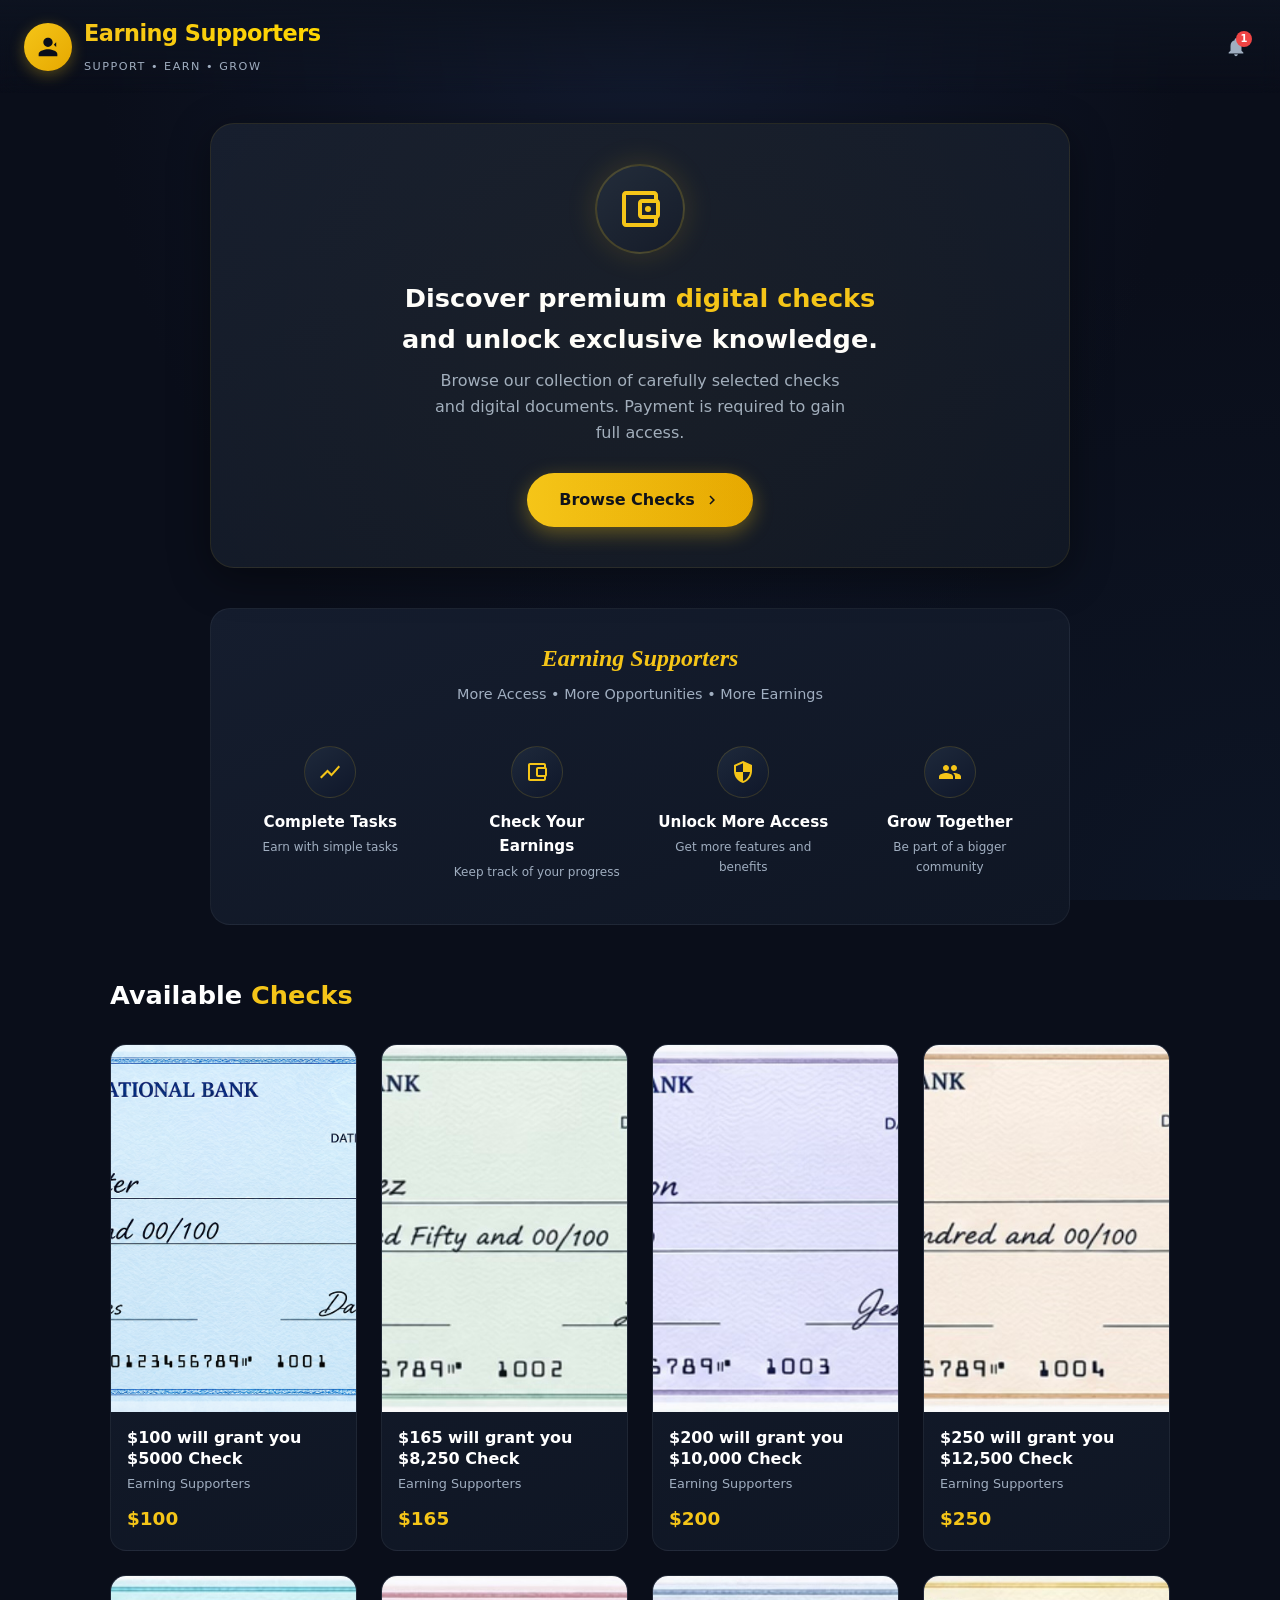
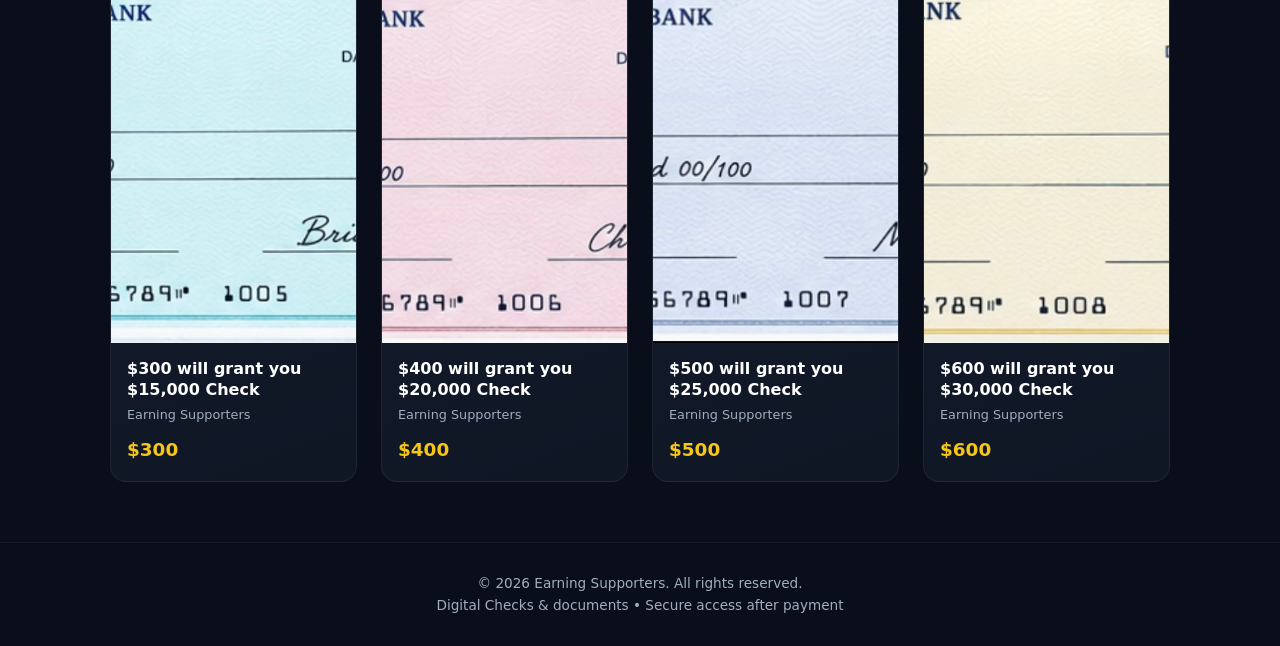
<file: book-store/index.html>
<!DOCTYPE html>
<html lang="en">
<head>
    <meta charset="UTF-8">
    <meta name="viewport" content="width=device-width, initial-scale=1.0">
    <title>Earning Supporters | Digital Checks Store</title>
    <link rel="stylesheet" href="css/style.css">
</head>
<body>

    <!-- Header -->
    <header class="header">
        <a href="index.html" class="logo">
            <div class="logo-icon">
                <svg viewBox="0 0 24 24" xmlns="http://www.w3.org/2000/svg">
                    <path d="M12 12c2.21 0 4-1.79 4-4s-1.79-4-4-4-4 1.79-4 4 1.79 4 4 4zm0 2c-2.67 0-8 1.34-8 4v2h16v-2c0-2.66-5.33-4-8-4z"/>
                    <path d="M19 8l-2 2 2 2v-4z" fill="#0a0e1a"/>
                </svg>
            </div>
            <div class="logo-text">
                <h1>Earning Supporters</h1>
                <span>Support • Earn • Grow</span>
            </div>
        </a>
        <div class="header-right">
            <div class="notification">
                <svg viewBox="0 0 24 24" fill="currentColor">
                    <path d="M12 22c1.1 0 2-.9 2-2h-4c0 1.1.9 2 2 2zm6-6v-5c0-3.07-1.63-5.64-4.5-6.32V4c0-.83-.67-1.5-1.5-1.5s-1.5.67-1.5 1.5v.68C7.64 5.36 6 7.92 6 11v5l-2 2v1h16v-1l-2-2z"/>
                </svg>
                <span class="badge">1</span>
            </div>
        </div>
    </header>

    <!-- Hero Section -->
    <section class="hero">
        <div class="hero-card">
            <div class="wallet-icon">
                <svg viewBox="0 0 24 24" xmlns="http://www.w3.org/2000/svg">
                    <path d="M21 7.28V5c0-1.1-.9-2-2-2H5c-1.11 0-2 .9-2 2v14c0 1.1.89 2 2 2h14c1.1 0 2-.9 2-2v-2.28c.59-.35 1-.98 1-1.72V9c0-.74-.41-1.37-1-1.72zM20 9v6h-7V9h7zM5 19V5h14v2h-6c-1.1 0-2 .9-2 2v6c0 1.1.9 2 2 2h6v2H5z"/>
                    <circle cx="16" cy="12" r="1.5"/>
                </svg>
            </div>
            <h2>Discover premium <span>digital checks</span><br>and unlock exclusive knowledge.</h2>
            <p>Browse our collection of carefully selected checks and digital documents. Payment is required to gain full access.</p>
            <a href="#books" class="btn btn-primary">
                Browse Checks
                <svg width="18" height="18" viewBox="0 0 24 24" fill="currentColor">
                    <path d="M8.59 16.59L13.17 12 8.59 7.41 10 6l6 6-6 6-1.41-1.41z"/>
                </svg>
            </a>
        </div>
    </section>

    <!-- Features -->
    <section class="features">
        <div class="features-card">
            <div class="features-title">
                <h3>Earning Supporters</h3>
                <p>More Access • More Opportunities • More Earnings</p>
            </div>
            <div class="features-grid">
                <div class="feature-item">
                    <div class="feature-icon">
                        <svg viewBox="0 0 24 24"><path d="M3.5 18.49l6-6.01 4 4L22 6.92l-1.41-1.41-7.09 7.97-4-4L2 16.99z"/></svg>
                    </div>
                    <h4>Complete Tasks</h4>
                    <p>Earn with simple tasks</p>
                </div>
                <div class="feature-item">
                    <div class="feature-icon">
                        <svg viewBox="0 0 24 24"><path d="M21 7.28V5c0-1.1-.9-2-2-2H5c-1.11 0-2 .9-2 2v14c0 1.1.89 2 2 2h14c1.1 0 2-.9 2-2v-2.28c.59-.35 1-.98 1-1.72V9c0-.74-.41-1.37-1-1.72zM20 9v6h-7V9h7zM5 19V5h14v2h-6c-1.1 0-2 .9-2 2v6c0 1.1.9 2 2 2h6v2H5z"/></svg>
                    </div>
                    <h4>Check Your Earnings</h4>
                    <p>Keep track of your progress</p>
                </div>
                <div class="feature-item">
                    <div class="feature-icon">
                        <svg viewBox="0 0 24 24"><path d="M12 1L3 5v6c0 5.55 3.84 10.74 9 12 5.16-1.26 9-6.45 9-12V5l-9-4zm0 10.99h7c-.53 4.12-3.28 7.79-7 8.94V12H5V6.3l7-3.11v8.8z"/></svg>
                    </div>
                    <h4>Unlock More Access</h4>
                    <p>Get more features and benefits</p>
                </div>
                <div class="feature-item">
                    <div class="feature-icon">
                        <svg viewBox="0 0 24 24"><path d="M16 11c1.66 0 2.99-1.34 2.99-3S17.66 5 16 5c-1.66 0-3 1.34-3 3s1.34 3 3 3zm-8 0c1.66 0 2.99-1.34 2.99-3S9.66 5 8 5C6.34 5 5 6.34 5 8s1.34 3 3 3zm0 2c-2.33 0-7 1.17-7 3.5V19h14v-2.5c0-2.33-4.67-3.5-7-3.5zm8 0c-.29 0-.62.02-.97.05 1.16.84 1.97 1.97 1.97 3.45V19h6v-2.5c0-2.33-4.67-3.5-7-3.5z"/></svg>
                    </div>
                    <h4>Grow Together</h4>
                    <p>Be part of a bigger community</p>
                </div>
            </div>
        </div>
    </section>

    <!-- Books Grid -->
    <section class="books-section" id="books">
        <div class="section-header">
            <h2>Available <span>Checks</span></h2>
        </div>
        <div class="books-grid" id="books-grid">
            <!-- Books will be injected by JavaScript -->
        </div>
    </section>

    <!-- Footer -->
    <footer class="footer">
        <p>© 2026 Earning Supporters. All rights reserved.</p>
        <p>Digital Checks & documents • Secure access after payment</p>
    </footer>

    <script src="js/main.js"></script>
</body>
</html>
</file>
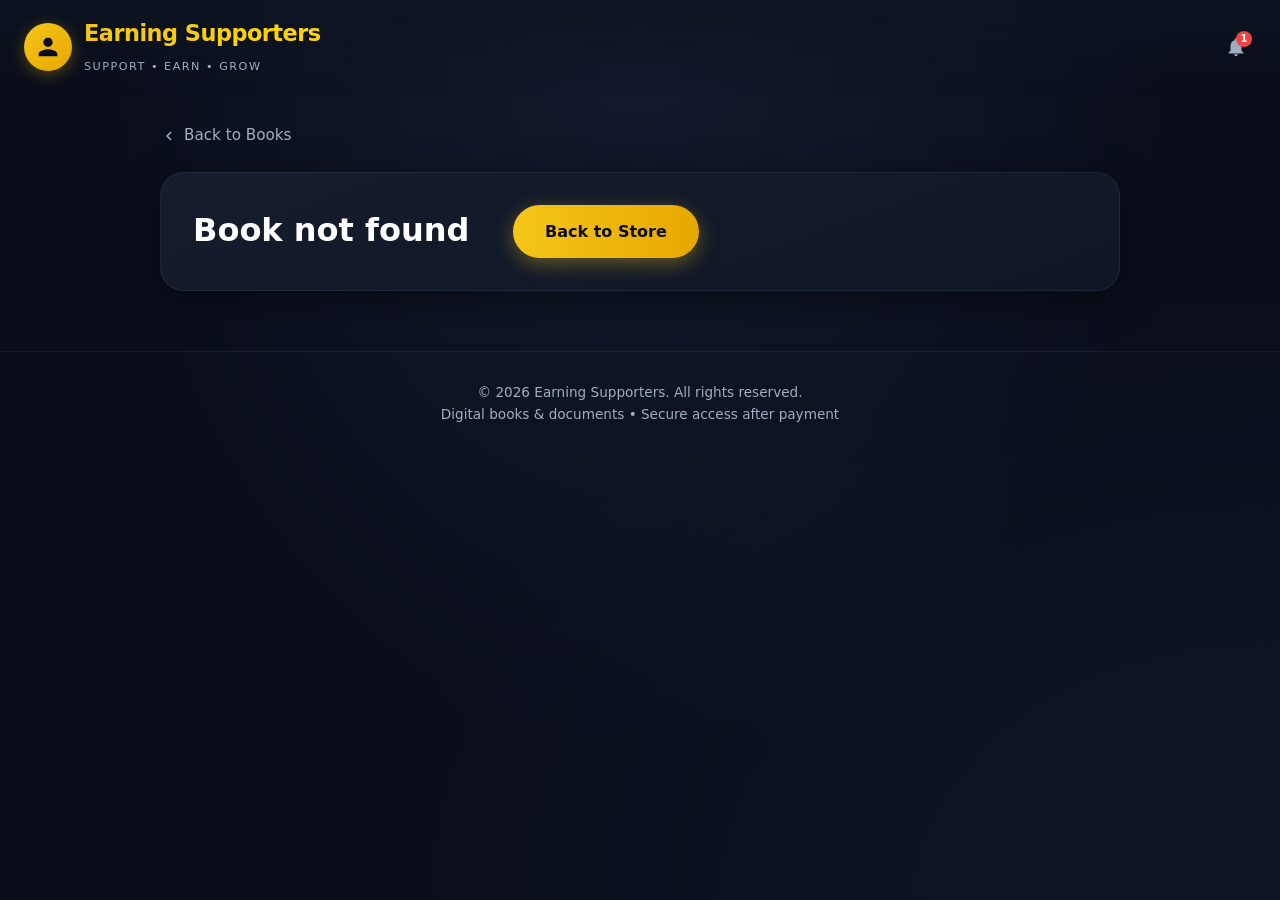
<file: book-store/book-details.html>
<!DOCTYPE html>
<html lang="en">
<head>
    <meta charset="UTF-8">
    <meta name="viewport" content="width=device-width, initial-scale=1.0">
    <title>Book Details | Earning Supporters</title>
    <link rel="stylesheet" href="css/style.css">
</head>
<body>

    <!-- Header -->
    <header class="header">
        <a href="index.html" class="logo">
            <div class="logo-icon">
                <svg viewBox="0 0 24 24" xmlns="http://www.w3.org/2000/svg">
                    <path d="M12 12c2.21 0 4-1.79 4-4s-1.79-4-4-4-4 1.79-4 4 1.79 4 4 4zm0 2c-2.67 0-8 1.34-8 4v2h16v-2c0-2.66-5.33-4-8-4z"/>
                </svg>
            </div>
            <div class="logo-text">
                <h1>Earning Supporters</h1>
                <span>Support • Earn • Grow</span>
            </div>
        </a>
        <div class="header-right">
            <div class="notification">
                <svg viewBox="0 0 24 24" fill="currentColor">
                    <path d="M12 22c1.1 0 2-.9 2-2h-4c0 1.1.9 2 2 2zm6-6v-5c0-3.07-1.63-5.64-4.5-6.32V4c0-.83-.67-1.5-1.5-1.5s-1.5.67-1.5 1.5v.68C7.64 5.36 6 7.92 6 11v5l-2 2v1h16v-1l-2-2z"/>
                </svg>
                <span class="badge">1</span>
            </div>
        </div>
    </header>

    <!-- Book Details -->
    <div class="details-container">
        <a href="index.html" class="back-link">
            <svg width="18" height="18" viewBox="0 0 24 24" fill="currentColor">
                <path d="M15.41 7.41L14 6l-6 6 6 6 1.41-1.41L10.83 12z"/>
            </svg>
            Back to Books
        </a>

        <div class="details-card" id="details-content">
            <div>
                <img id="book-cover" src="" alt="Book Cover" class="details-cover">
            </div>
            <div class="details-content">
                <h1 id="book-title">Loading...</h1>
                <p class="author" id="book-author"></p>
                <p class="price" id="book-price"></p>

                <div class="lock-notice">
                    <svg viewBox="0 0 24 24">
                        <path d="M18 8h-1V6c0-2.76-2.24-5-5-5S7 3.24 7 6v2H6c-1.1 0-2 .9-2 2v10c0 1.1.9 2 2 2h12c1.1 0 2-.9 2-2V10c0-1.1-.9-2-2-2zM9 6c0-1.66 1.34-3 3-3s3 1.34 3 3v2H9V6zm9 14H6V10h12v10zm-6-3c1.1 0 2-.9 2-2s-.9-2-2-2-2 .9-2 2 .9 2 2 2z"/>
                    </svg>
                    <p>
                        <strong>Full access requires payment.</strong><br>
                        You need to complete payment to download or unlock the complete book / digital document. Click the button below to contact the Admin on WhatsApp.
                    </p>
                </div>

                <p class="description" id="book-description"></p>

                <div class="details-actions">
                    <a id="buy-btn" href="#" class="btn btn-primary" target="_blank" rel="noopener">
                        <svg width="20" height="20" viewBox="0 0 24 24" fill="currentColor">
                            <path d="M12.04 2c-5.46 0-9.91 4.45-9.91 9.91 0 1.75.46 3.45 1.32 4.95L2.05 22l5.25-1.38c1.45.79 3.08 1.21 4.74 1.21 5.46 0 9.91-4.45 9.91-9.91 0-2.65-1.03-5.14-2.9-7.01A9.816 9.816 0 0012.04 2m.01 1.67c2.2 0 4.26.86 5.82 2.42a8.225 8.225 0 012.41 5.83c0 4.54-3.7 8.23-8.24 8.23-1.48 0-2.93-.39-4.19-1.15l-.3-.17-3.12.82.83-3.04-.2-.32a8.188 8.188 0 01-1.26-4.38c.01-4.54 3.7-8.24 8.25-8.24M8.53 7.33c-.16 0-.43.06-.66.31-.22.25-.87.86-.87 2.07 0 1.22.89 2.39 1 2.56.12.17 1.76 2.67 4.25 3.73.59.27 1.05.42 1.41.53.59.19 1.13.16 1.56.1.48-.07 1.46-.6 1.67-1.18.21-.58.21-1.07.15-1.18-.07-.1-.25-.16-.52-.27-.27-.14-1.62-.8-1.87-.89-.25-.08-.43-.12-.62.13-.19.25-.71.89-.87 1.07-.16.19-.32.2-.59.07-.27-.14-1.15-.42-2.19-1.35-.81-.72-1.36-1.61-1.52-1.88-.16-.27-.02-.42.12-.56.13-.12.27-.32.41-.48.14-.16.19-.27.28-.45.1-.17.05-.33-.02-.46-.08-.13-.62-1.49-.84-2.04-.22-.54-.45-.46-.62-.47-.16 0-.34-.02-.52-.02z"/>
                        </svg>
                        Buy / Contact Admin on WhatsApp
                    </a>
                    <a href="index.html" class="btn btn-outline">
                        Back to Store
                    </a>
                </div>
            </div>
        </div>
    </div>

    <!-- Footer -->
    <footer class="footer">
        <p>© 2026 Earning Supporters. All rights reserved.</p>
        <p>Digital books & documents • Secure access after payment</p>
    </footer>

    <script src="js/main.js"></script>
</body>
</html>
</file>
<file: book-store/css/style.css>
/* ===== Earning Supporters - Book Store ===== */
/* Exact dark theme inspired by the provided design */

* {
    margin: 0;
    padding: 0;
    box-sizing: border-box;
}

:root {
    --bg-dark: #0a0e1a;
    --bg-card: #111827;
    --bg-card-hover: #1a2234;
    --gold: #f5c518;
    --gold-hover: #ffd700;
    --text-white: #ffffff;
    --text-muted: #a0aec0;
    --text-light: #e2e8f0;
    --border-radius: 16px;
    --shadow: 0 10px 40px rgba(0, 0, 0, 0.4);
}

body {
    font-family: 'Segoe UI', system-ui, -apple-system, sans-serif;
    background: var(--bg-dark);
    color: var(--text-white);
    min-height: 100vh;
    line-height: 1.6;
    background-image: 
        radial-gradient(ellipse at top, #121a2e 0%, transparent 60%),
        radial-gradient(ellipse at bottom right, #0d1525 0%, transparent 50%);
    background-attachment: fixed;
}

/* ===== Header ===== */
.header {
    display: flex;
    justify-content: space-between;
    align-items: center;
    padding: 16px 24px;
    background: linear-gradient(180deg, #0d1320 0%, transparent 100%);
    position: sticky;
    top: 0;
    z-index: 100;
    backdrop-filter: blur(10px);
}

.logo {
    display: flex;
    align-items: center;
    gap: 12px;
    text-decoration: none;
    color: var(--text-white);
}

.logo-icon {
    width: 48px;
    height: 48px;
    background: linear-gradient(135deg, #f5c518, #e6a800);
    border-radius: 50%;
    display: flex;
    align-items: center;
    justify-content: center;
    position: relative;
    box-shadow: 0 4px 15px rgba(245, 197, 24, 0.3);
}

.logo-icon svg {
    width: 28px;
    height: 28px;
    fill: #0a0e1a;
}

.logo-text h1 {
    font-size: 1.4rem;
    font-weight: 700;
    letter-spacing: -0.5px;
    background: linear-gradient(90deg, #f5c518, #ffd700);
    -webkit-background-clip: text;
    -webkit-text-fill-color: transparent;
    background-clip: text;
}

.logo-text span {
    font-size: 0.7rem;
    color: var(--text-muted);
    letter-spacing: 1.5px;
    text-transform: uppercase;
}

.header-right {
    display: flex;
    align-items: center;
    gap: 16px;
}

.notification {
    position: relative;
    width: 40px;
    height: 40px;
    display: flex;
    align-items: center;
    justify-content: center;
    color: var(--text-muted);
    cursor: pointer;
}

.notification svg {
    width: 22px;
    height: 22px;
}

.notification .badge {
    position: absolute;
    top: 4px;
    right: 4px;
    width: 16px;
    height: 16px;
    background: #ef4444;
    border-radius: 50%;
    font-size: 10px;
    display: flex;
    align-items: center;
    justify-content: center;
    color: white;
    font-weight: 600;
}

/* ===== Hero / Main Card ===== */
.hero {
    max-width: 900px;
    margin: 30px auto 40px;
    padding: 0 20px;
}

.hero-card {
    background: linear-gradient(160deg, #151d2e 0%, #0f1624 100%);
    border-radius: 24px;
    padding: 40px 30px;
    text-align: center;
    border: 1px solid rgba(245, 197, 24, 0.1);
    box-shadow: var(--shadow);
    position: relative;
    overflow: hidden;
}

.hero-card::before {
    content: '';
    position: absolute;
    top: -50%;
    left: -50%;
    width: 200%;
    height: 200%;
    background: radial-gradient(circle, rgba(245, 197, 24, 0.03) 0%, transparent 70%);
    pointer-events: none;
}

.wallet-icon {
    width: 90px;
    height: 90px;
    background: linear-gradient(145deg, #1e293b, #0f172a);
    border-radius: 50%;
    display: flex;
    align-items: center;
    justify-content: center;
    margin: 0 auto 24px;
    border: 2px solid rgba(245, 197, 24, 0.2);
    box-shadow: 0 0 30px rgba(245, 197, 24, 0.15);
}

.wallet-icon svg {
    width: 48px;
    height: 48px;
    fill: var(--gold);
}

.hero-card h2 {
    font-size: 1.6rem;
    font-weight: 600;
    margin-bottom: 8px;
    color: var(--text-white);
}

.hero-card h2 span {
    color: var(--gold);
}

.hero-card p {
    color: var(--text-muted);
    font-size: 1rem;
    max-width: 420px;
    margin: 0 auto 28px;
}

.btn {
    display: inline-flex;
    align-items: center;
    justify-content: center;
    gap: 8px;
    padding: 14px 32px;
    border-radius: 50px;
    font-size: 1rem;
    font-weight: 600;
    text-decoration: none;
    cursor: pointer;
    border: none;
    transition: all 0.25s ease;
}

.btn-primary {
    background: linear-gradient(90deg, #f5c518, #e6a800);
    color: #0a0e1a;
    box-shadow: 0 6px 20px rgba(245, 197, 24, 0.35);
}

.btn-primary:hover {
    background: linear-gradient(90deg, #ffd700, #f5c518);
    transform: translateY(-2px);
    box-shadow: 0 8px 25px rgba(245, 197, 24, 0.45);
}

.btn-outline {
    background: transparent;
    border: 2px solid var(--gold);
    color: var(--gold);
}

.btn-outline:hover {
    background: rgba(245, 197, 24, 0.1);
}

/* ===== Features Section ===== */
.features {
    max-width: 900px;
    margin: 0 auto 50px;
    padding: 0 20px;
}

.features-card {
    background: linear-gradient(160deg, #151d2e 0%, #0f1624 100%);
    border-radius: 20px;
    padding: 30px 24px;
    border: 1px solid rgba(255, 255, 255, 0.05);
}

.features-title {
    text-align: center;
    margin-bottom: 28px;
}

.features-title h3 {
    font-family: 'Georgia', serif;
    font-size: 1.5rem;
    font-style: italic;
    color: var(--gold);
    margin-bottom: 6px;
}

.features-title p {
    color: var(--text-muted);
    font-size: 0.9rem;
}

.features-grid {
    display: grid;
    grid-template-columns: repeat(4, 1fr);
    gap: 16px;
}

.feature-item {
    text-align: center;
    padding: 12px 8px;
}

.feature-icon {
    width: 52px;
    height: 52px;
    background: linear-gradient(145deg, #1e293b, #0f172a);
    border-radius: 50%;
    display: flex;
    align-items: center;
    justify-content: center;
    margin: 0 auto 12px;
    border: 1px solid rgba(245, 197, 24, 0.15);
}

.feature-icon svg {
    width: 24px;
    height: 24px;
    fill: var(--gold);
}

.feature-item h4 {
    font-size: 0.95rem;
    font-weight: 600;
    margin-bottom: 4px;
}

.feature-item p {
    font-size: 0.75rem;
    color: var(--text-muted);
}

/* ===== Books Section ===== */
.books-section {
    max-width: 1100px;
    margin: 0 auto 60px;
    padding: 0 20px;
}

.section-header {
    display: flex;
    justify-content: space-between;
    align-items: center;
    margin-bottom: 28px;
}

.section-header h2 {
    font-size: 1.6rem;
    font-weight: 700;
}

.section-header h2 span {
    color: var(--gold);
}

.books-grid {
    display: grid;
    grid-template-columns: repeat(auto-fill, minmax(220px, 1fr));
    gap: 24px;
}

.book-card {
    background: linear-gradient(160deg, #151d2e 0%, #0f1624 100%);
    border-radius: var(--border-radius);
    overflow: hidden;
    border: 1px solid rgba(255, 255, 255, 0.06);
    transition: all 0.3s ease;
    cursor: pointer;
    text-decoration: none;
    color: inherit;
    display: block;
}

.book-card:hover {
    transform: translateY(-6px);
    border-color: rgba(245, 197, 24, 0.25);
    box-shadow: 0 15px 40px rgba(0, 0, 0, 0.5);
}

.book-cover {
    width: 100%;
    aspect-ratio: 2/3;
    object-fit: cover;
    background: #1a2234;
    display: block;
}

.book-info {
    padding: 16px;
}

.book-info h3 {
    font-size: 1rem;
    font-weight: 600;
    margin-bottom: 4px;
    line-height: 1.3;
    display: -webkit-box;
    -webkit-line-clamp: 2;
    -webkit-box-orient: vertical;
    overflow: hidden;
}

.book-info .author {
    font-size: 0.8rem;
    color: var(--text-muted);
    margin-bottom: 10px;
}

.book-info .price {
    font-size: 1.15rem;
    font-weight: 700;
    color: var(--gold);
}

/* ===== Book Details Page ===== */
.details-container {
    max-width: 1000px;
    margin: 30px auto 60px;
    padding: 0 20px;
}

.back-link {
    display: inline-flex;
    align-items: center;
    gap: 6px;
    color: var(--text-muted);
    text-decoration: none;
    font-size: 0.95rem;
    margin-bottom: 24px;
    transition: color 0.2s;
}

.back-link:hover {
    color: var(--gold);
}

.details-card {
    background: linear-gradient(160deg, #151d2e 0%, #0f1624 100%);
    border-radius: 24px;
    padding: 32px;
    border: 1px solid rgba(255, 255, 255, 0.06);
    box-shadow: var(--shadow);
    display: grid;
    grid-template-columns: 280px 1fr;
    gap: 40px;
}

.details-cover {
    width: 100%;
    border-radius: 12px;
    box-shadow: 0 10px 30px rgba(0, 0, 0, 0.5);
}

.details-content h1 {
    font-size: 1.9rem;
    font-weight: 700;
    margin-bottom: 8px;
    line-height: 1.3;
}

.details-content .author {
    color: var(--text-muted);
    font-size: 1.05rem;
    margin-bottom: 20px;
}

.details-content .price {
    font-size: 1.8rem;
    font-weight: 700;
    color: var(--gold);
    margin-bottom: 24px;
}

.lock-notice {
    background: rgba(245, 197, 24, 0.08);
    border: 1px solid rgba(245, 197, 24, 0.25);
    border-radius: 12px;
    padding: 16px 20px;
    margin-bottom: 28px;
    display: flex;
    align-items: flex-start;
    gap: 12px;
}

.lock-notice svg {
    width: 22px;
    height: 22px;
    fill: var(--gold);
    flex-shrink: 0;
    margin-top: 2px;
}

.lock-notice p {
    font-size: 0.95rem;
    color: var(--text-light);
}

.lock-notice strong {
    color: var(--gold);
}

.details-content .description {
    color: var(--text-muted);
    font-size: 1rem;
    line-height: 1.7;
    margin-bottom: 32px;
}

.details-actions {
    display: flex;
    gap: 14px;
    flex-wrap: wrap;
}

/* ===== Footer ===== */
.footer {
    text-align: center;
    padding: 30px 20px;
    color: var(--text-muted);
    font-size: 0.85rem;
    border-top: 1px solid rgba(255, 255, 255, 0.05);
}

.footer a {
    color: var(--gold);
    text-decoration: none;
}

/* ===== Responsive ===== */
@media (max-width: 768px) {
    .features-grid {
        grid-template-columns: repeat(2, 1fr);
        gap: 20px;
    }

    .details-card {
        grid-template-columns: 1fr;
        gap: 24px;
        padding: 24px;
    }

    .details-cover {
        max-width: 260px;
        margin: 0 auto;
    }

    .hero-card {
        padding: 32px 20px;
    }

    .hero-card h2 {
        font-size: 1.35rem;
    }

    .books-grid {
        grid-template-columns: repeat(auto-fill, minmax(160px, 1fr));
        gap: 16px;
    }
}

@media (max-width: 480px) {
    .header {
        padding: 12px 16px;
    }

    .logo-text h1 {
        font-size: 1.15rem;
    }

    .features-grid {
        grid-template-columns: 1fr 1fr;
    }

    .section-header h2 {
        font-size: 1.3rem;
    }
}
</file>
